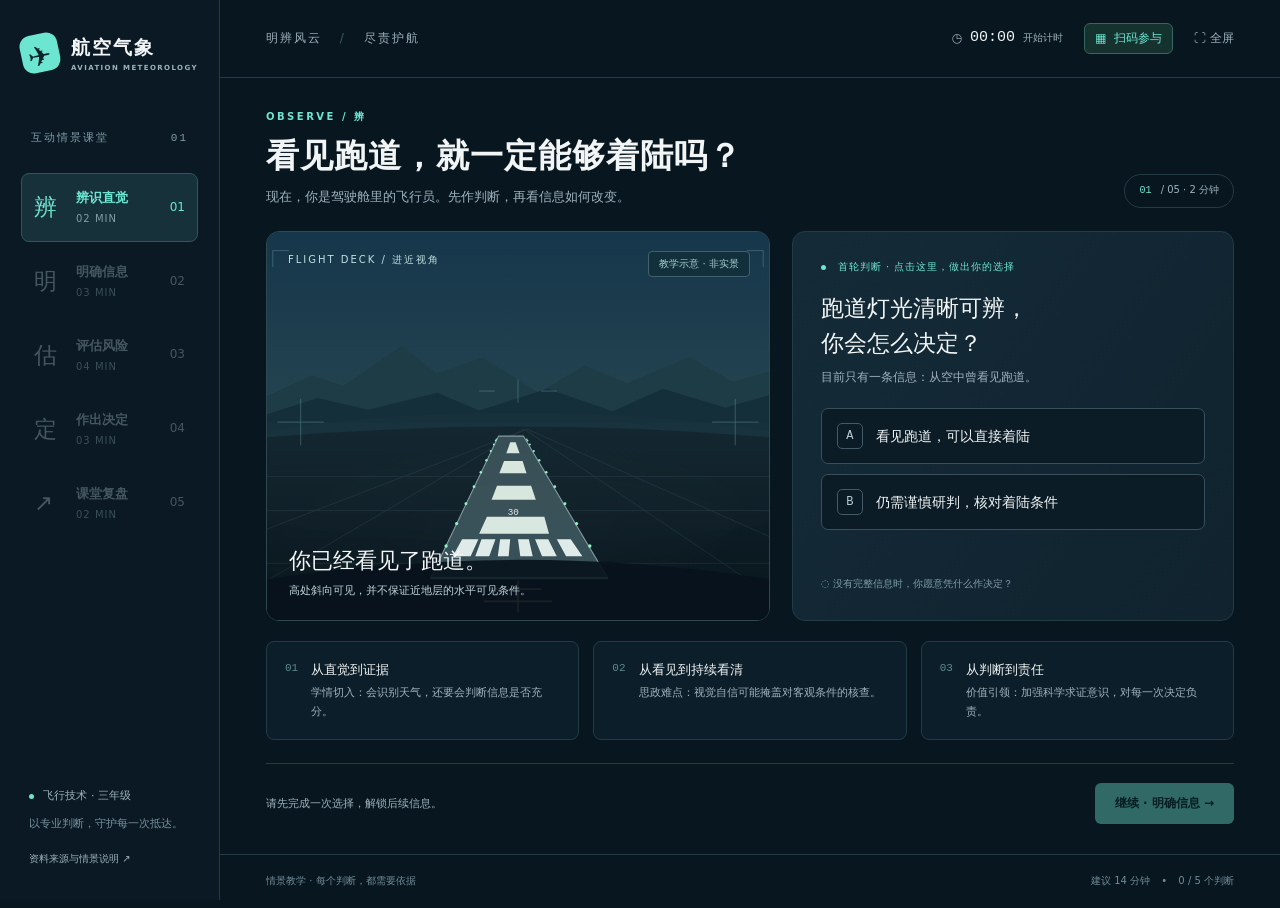
<file: index.html>
<!doctype html>
<html lang="zh-CN">
<head><meta charset="UTF-8"><meta name="viewport" content="width=device-width,initial-scale=1"><meta name="theme-color" content="#08161f"><meta name="description" content="航空气象课程思政互动课堂：围绕低能见度进近与伊春案例，在辨、明、估、定中练习有依据的安全判断。"><title>明辨风云 · 尽责护航 | 航空气象互动课堂</title><link rel="stylesheet" href="style.css?v=student-view-1"><script src="app.js?v=student-view-1" defer></script><script src="share.js" defer></script></head>
<body>
<div class="app-shell">
<aside class="sidebar" aria-label="课堂导航">
<a class="brand" href="#" aria-label="航空气象课堂首页"><span class="brand-icon">✈</span><span>航空气象<small>AVIATION METEOROLOGY</small></span></a>
<div class="course-label">互动情景课堂 <span>01</span></div>
<nav id="stage-nav" aria-label="教学阶段"></nav>
<div class="side-bottom"><span class="status-dot"></span> 飞行技术 · 三年级<p>以专业判断，守护每一次抵达。</p><button class="text-btn" data-action="sources">资料来源与情景说明 ↗</button></div>
</aside>
<div class="workspace">
<header class="topbar"><div class="breadcrumb">明辨风云 <span>/</span> 尽责护航</div><div class="tools"><button id="clock" data-action="timer" title="开始或暂停课堂计时" aria-label="开始课堂计时">◷ <span id="clock-value">00:00</span><span id="clock-state">开始计时</span></button><button data-action="share" class="share-trigger" aria-haspopup="dialog" aria-controls="share-dialog"><span aria-hidden="true">▦</span> 扫码参与</button><button data-action="teacher" class="utility" data-teacher-only hidden>教师指引</button><button data-action="fullscreen" class="utility" aria-label="切换全屏">⛶ <span>全屏</span></button></div></header>
<main id="main" tabindex="-1"></main>
<footer class="footer"><span>情景教学 · 每个判断，都需要依据</span><span>建议 14 分钟 <span class="footer-dot">•</span> <span id="progress-label">0 / 5 个判断</span></span></footer>
</div></div>
<template id="teacher-guide-template"><dialog id="teacher-dialog" aria-labelledby="teacher-title"><div class="dialog-head"><span class="eyebrow">TEACHING GUIDE</span><button data-action="close-dialog" aria-label="关闭教师指引">✕</button></div><h2 id="teacher-title">把“知道”带到“做到”</h2><p class="muted">面向飞行技术专业三年级；以下为教学预判，可用首题检验，不是实测学情统计。</p><div class="guide-table"><div><b>学情分析</b><p>已有天气现象与报文基础，但易把“看见跑道”当作着陆充分条件；对动态恶化和运行限制的联系不够熟练。</p></div><div><b>思政难点 → 育人目标</b><p>视觉自信压过证据 → 加强科学求证意识<br>完成任务压过限制 → 提高规章执行自觉<br>知道风险却迟疑行动 → 培养生命至上的责任担当</p></div></div><ol class="lesson-plan"><li><b>辨 · 2分钟</b> 先投票，再显现近地层雾。追问：刚才的依据充分吗？</li><li><b>明 · 3分钟</b> 点击报文字段。追问：VIS与RVR在描述同一件事吗？</li><li><b>估 · 4分钟</b> 两次决策逐步揭示。追问：许可、经验能否替代适用标准？</li><li><b>定 · 3分钟</b> 在独立RVR情景中作决定，用证据、限制、行动组织回答。</li><li><b>复盘 · 2分钟</b> 对照首次选择，讨论如何把安全责任落实为明确的机组行动。</li></ol><div class="callout">可用键盘 Tab 选择、Enter 确认；←/→ 切换已解锁阶段。右上角控制计时与全屏。课堂选择仅保存在当前浏览器，不汇总班级数据。</div><button class="danger-link" data-action="reset-prompt">重新开始本轮课堂</button><div id="reset-confirm" hidden><p>将清除本浏览器的选择、反思和计时。</p><button class="primary" data-action="reset">确认重新开始</button> <button class="secondary" data-action="cancel-reset">保留当前进度</button></div></dialog></template>
<dialog id="sources-dialog" aria-labelledby="sources-title"><div class="dialog-head"><span class="eyebrow">SOURCES & SCOPE</span><button data-action="close-dialog" aria-label="关闭资料来源">✕</button></div><h2 id="sources-title">有出处，也有边界</h2><div class="source-item"><span>01 / 真实案例</span><h3>2010年8月24日伊春飞机坠毁事故</h3><p>采用2012年公布的最终调查报告；页面时间均为北京时间。案例为VOR/DME非精密进近，MDA 440米是报告所载高度，不是离地高度。报告在此处未提供RVR值，本课堂不补造历史RVR或原始METAR。</p><a href="https://www.mem.gov.cn/gk/sgcc/tbzdsgdcbg/2012/201206/t20120629_245232.shtml" target="_blank" rel="noopener noreferrer">应急管理部 · 最终事故调查报告 ↗</a></div><div class="source-item"><span>02 / 运行概念</span><h3>航空器运营人全天候运行规定</h3><p>民航局公开文件：进近标准涉及VIS/RVR及DA/H或MDA/H，还取决于程序、设备、机组资格及运营人批准。进近终止限制与最低高度处的目视参考判断需要分别核对。</p><a href="https://www.caac.gov.cn/XXGK/XXGK/GFXWJ/202602/P020260204582783346318.pdf" target="_blank" rel="noopener noreferrer">民航局 · 全天候运行规定（公开PDF）↗</a></div><div class="source-item"><span>03 / RVR概念</span><p>RVR描述驾驶员在跑道中线上可辨认跑道标志或灯光的距离，受大气透明度、背景亮度及灯光等因素影响。</p><a href="https://www.faa.gov/about/office_org/headquarters_offices/ato/service_units/techops/navservices/lsg/rvr" target="_blank" rel="noopener noreferrer">FAA · Runway Visual Range ↗</a></div><p class="callout">报文与精密进近练习均为独立的教学设定，不是伊春事故实况。动画仅表达斜向可见不等于近地水平可见，不按比例还原。课堂用于判断训练；实际运行以现行规章、经批准的运行手册与航图为准。</p><p class="muted">资料核验：2026年10月15日。</p></dialog>
<dialog id="share-dialog" class="share-dialog" aria-labelledby="share-title"><div class="dialog-head"><span class="eyebrow">JOIN THE CLASSROOM</span><button data-action="share-close" aria-label="关闭扫码分享">✕</button></div><h2 id="share-title">扫码，进入你的驾驶舱</h2><p class="muted">用手机扫描二维码，独立完成“辨、明、估、定”的情景判断。</p><div class="share-dialog-grid"><div class="qr-frame"><img src="classroom-qr.svg" width="280" height="280" alt="航空气象互动课堂二维码，指向本课堂首页"></div><div class="share-steps"><span class="eyebrow">从一份判断开始</span><ol><li>使用手机相机或扫一扫识别二维码</li><li>在浏览器中打开课堂网页</li><li>以飞行员身份，逐步作出你的选择</li></ol><p class="muted">每台手机的答题进度独立保存，不会显示或覆盖教师端的选择。</p><a class="share-poster-link" href="share.html" target="_blank" rel="noopener">打开大屏分享页 ↗</a></div></div><label class="small-label" for="share-url">也可以直接复制课堂链接</label><div class="share-link-row"><input id="share-url" class="share-url" readonly value="https://amberx-stack.github.io/aviation-weather-classroom" aria-label="课堂分享链接"><button class="primary" data-action="copy-link">复制链接</button></div><div class="share-actions"><a class="secondary download-qr" href="classroom-qr.png" download="航空气象课堂二维码.png">下载二维码</a><button class="secondary native-share" data-action="native-share" hidden>系统分享</button></div><p class="share-access-note">公开课堂：拿到链接即可参与，无需登录ChatGPT。</p><p id="share-status" class="muted" role="status" aria-live="polite"></p></dialog>
<dialog id="restart-dialog" aria-labelledby="restart-title"><div class="dialog-head"><span class="eyebrow">RESTART PRACTICE</span><button data-action="cancel-practice-reset" aria-label="关闭重新练习">✕</button></div><h2 id="restart-title">重新开始本轮练习？</h2><p class="muted">这会清除当前浏览器中的选择、反思和计时。</p><button class="primary" data-action="reset">确认重新开始</button> <button class="secondary" data-action="cancel-practice-reset">保留当前进度</button></dialog>
<div id="toast" role="status" aria-live="polite"></div>
</body></html>
</file>
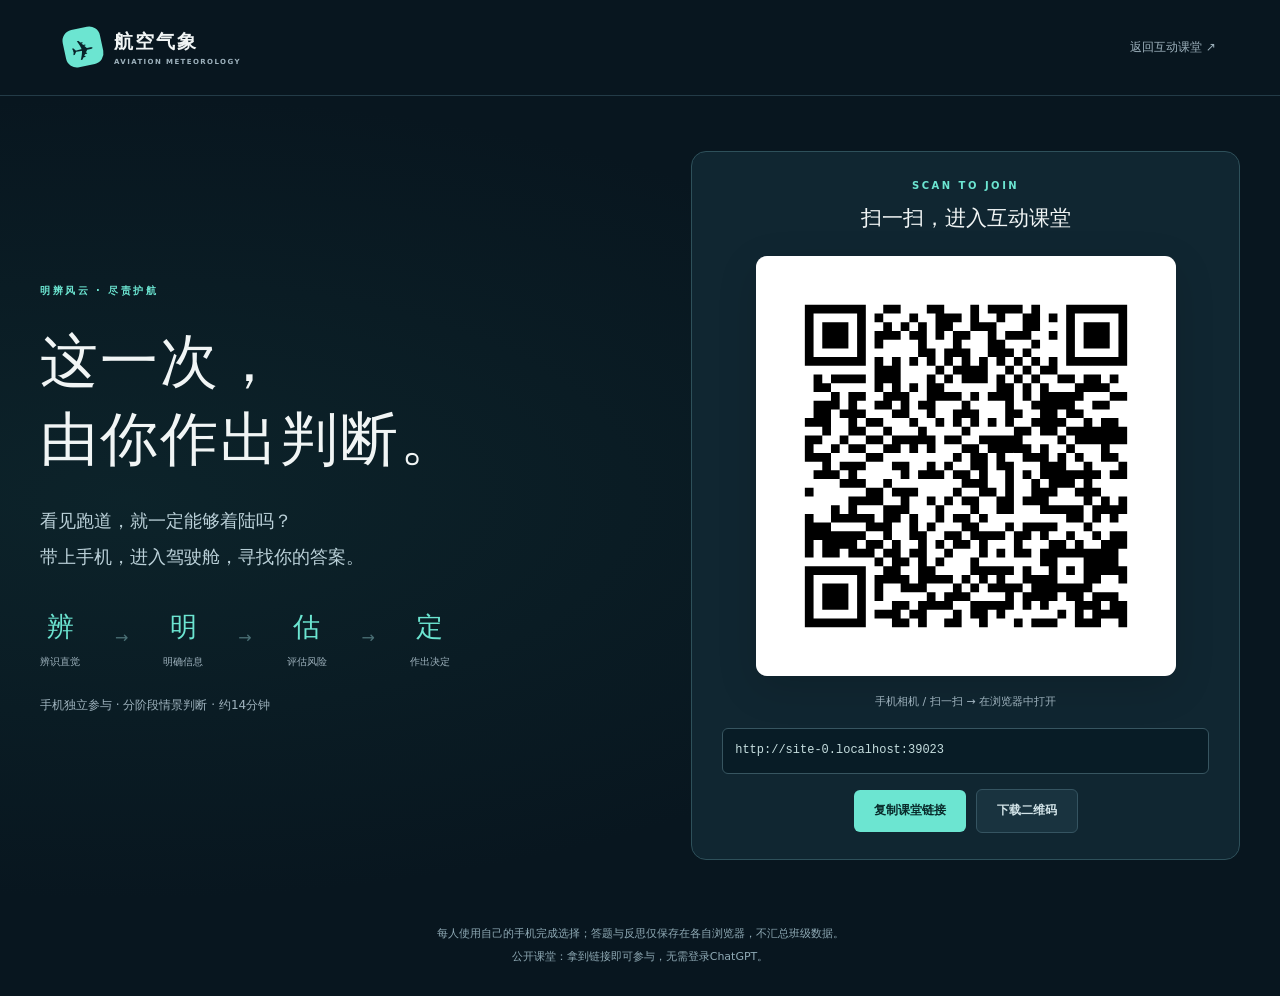
<file: share.html>
<!doctype html>
<html lang="zh-CN"><head><meta charset="UTF-8"><meta name="viewport" content="width=device-width,initial-scale=1"><meta name="theme-color" content="#08161f"><meta name="robots" content="noindex,nofollow"><title>扫码参与 | 航空气象互动课堂</title><link rel="stylesheet" href="style.css"><script src="share.js" defer></script></head>
<body class="sharing-page"><header class="share-header"><a class="brand" href="./"><span class="brand-icon">✈</span><span>航空气象<small>AVIATION METEOROLOGY</small></span></a><a href="./" class="share-return">返回互动课堂 ↗</a></header><main class="share-poster"><section class="share-story"><span class="eyebrow">明辨风云 · 尽责护航</span><h1>这一次，<br>由你作出判断。</h1><p class="share-intro">看见跑道，就一定能够着陆吗？<br>带上手机，进入驾驶舱，寻找你的答案。</p><div class="share-route" aria-label="课堂流程"><span>辨<small>辨识直觉</small></span><i aria-hidden="true">→</i><span>明<small>明确信息</small></span><i aria-hidden="true">→</i><span>估<small>评估风险</small></span><i aria-hidden="true">→</i><span>定<small>作出决定</small></span></div><p class="muted">手机独立参与 · 分阶段情景判断 · 约14分钟</p></section><section class="share-code-panel" aria-labelledby="scan-title"><span class="eyebrow">SCAN TO JOIN</span><h2 id="scan-title">扫一扫，进入互动课堂</h2><div class="qr-frame qr-large"><img src="classroom-qr.svg" width="420" height="420" alt="扫码打开航空气象互动课堂；也可使用下方链接"></div><p class="qr-instruction">手机相机 / 扫一扫 → 在浏览器中打开</p><label class="sr-only" for="share-url">课堂链接</label><input id="share-url" class="share-url" readonly value="https://amberx-stack.github.io/aviation-weather-classroom"><div class="share-actions"><button class="primary" data-action="copy-link">复制课堂链接</button><a class="secondary download-qr" href="classroom-qr.png" download="航空气象课堂二维码.png">下载二维码</a><button class="secondary native-share" data-action="native-share" hidden>系统分享</button></div><p id="share-status" class="muted" role="status" aria-live="polite"></p></section></main><footer class="share-page-footer"><p>每人使用自己的手机完成选择；答题与反思仅保存在各自浏览器，不汇总班级数据。</p><p>公开课堂：拿到链接即可参与，无需登录ChatGPT。</p></footer></body></html>
</file>
<file: style.css>
:root{color-scheme:dark;--bg:#08161f;--panel:#0d202c;--panel2:#122a37;--line:#233b47;--text:#f1f5f5;--muted:#9eb2bd;--cyan:#6ce5d1;--amber:#f5c477;--red:#ff9b91;--font:Inter,"PingFang SC","Microsoft YaHei",system-ui,sans-serif}*{box-sizing:border-box}body{margin:0;background:var(--bg);color:var(--text);font-family:var(--font);font-size:16px;line-height:1.65}button,a,input,textarea{ -webkit-tap-highlight-color:transparent}button{font:inherit;color:inherit;cursor:pointer}button:disabled{cursor:not-allowed;opacity:.4}button:focus-visible,a:focus-visible,textarea:focus-visible{outline:3px solid var(--cyan);outline-offset:4px}button{border:0}a{color:var(--cyan)}.app-shell{display:flex;min-height:100vh}.sidebar{width:220px;flex-shrink:0;border-right:1px solid var(--line);padding:32px 21px;display:flex;flex-direction:column;position:fixed;inset:0 auto 0 0;background:#0a1923;z-index:2}.brand{display:flex;gap:12px;align-items:center;text-decoration:none;color:var(--text);font-weight:650;letter-spacing:2px;font-size:19px}.brand-icon{display:grid;place-items:center;background:var(--cyan);color:#09232a;width:38px;height:38px;border-radius:11px;font-size:28px;transform:rotate(-12deg)}.brand small{display:block;font-size:7px;letter-spacing:1.4px;color:var(--muted)}.course-label{font-size:11px;letter-spacing:2px;color:#809ca9;margin:54px 10px 21px;display:flex;justify-content:space-between}.course-label span{font-family:monospace}.nav-step{display:flex;width:100%;text-align:left;gap:13px;align-items:center;padding:13px 12px;background:none;border-radius:8px;margin:5px 0;color:var(--muted);border:1px solid transparent;position:relative}.nav-step.active{background:#17313a;border-color:#335653;color:var(--cyan)}.nav-step .han{font-size:23px;line-height:1;width:29px}.nav-step .nav-title{font-size:13px;display:block;font-weight:600}.nav-step .nav-time{font-size:10px;display:block;margin-top:3px;color:#829da9;letter-spacing:1px}.nav-step .tick{margin-left:auto;font-size:12px}.side-bottom{margin-top:auto;padding:50px 8px 0;color:var(--muted);font-size:11px}.side-bottom p{font-size:11px;color:#78929f;margin:10px 0 17px}.status-dot{display:inline-block;width:5px;height:5px;background:var(--cyan);border-radius:50%;margin-right:6px}.text-btn{background:none;padding:0;color:var(--muted);font-size:10px;text-align:left}.workspace{margin-left:220px;width:calc(100% - 220px);min-height:100vh;display:flex;flex-direction:column}.topbar{height:78px;display:flex;align-items:center;justify-content:space-between;padding:0 46px;border-bottom:1px solid var(--line);gap:15px}.breadcrumb{font-size:12px;letter-spacing:2px;color:var(--muted)}.breadcrumb span{margin:0 12px;color:#3f5966}.tools{display:flex;gap:21px;align-items:center}.tools button{background:none;padding:4px 0;font-size:12px;color:var(--muted)}#clock{display:flex;gap:8px;align-items:center}#clock-value{font-family:monospace;color:var(--text);font-size:15px}#clock-state{font-size:10px}#clock.over #clock-value{color:var(--amber)}main{padding:31px 46px 30px;width:100%;max-width:1660px;margin:auto;outline:none}.eyebrow{display:block;font-size:10px;color:var(--cyan);letter-spacing:2.5px;font-weight:650}.page-heading{display:flex;align-items:flex-end;justify-content:space-between;gap:20px;margin:0 0 23px}.page-heading h1{font-size:clamp(25px,2.6vw,39px);letter-spacing:1px;line-height:1.35;margin:8px 0 8px;font-weight:600}.page-heading p{font-size:13px;color:var(--muted);margin:0}.step-pill{border:1px solid var(--line);border-radius:30px;padding:7px 14px;white-space:nowrap;color:var(--muted);font-size:10px}.stage-num{font-family:monospace;color:var(--cyan);margin-right:6px}.hero-grid{display:grid;grid-template-columns:minmax(0,1.14fr) minmax(340px,1fr);gap:22px}.scene{border:1px solid #304951;border-radius:13px;overflow:hidden;background:#0e2732;position:relative;min-height:390px}.scene svg{display:block;width:100%;height:100%;position:absolute;inset:0}.scene-label{position:absolute;top:20px;left:21px;font-size:10px;letter-spacing:2px;z-index:1;color:#bee0df}.scene-badge{position:absolute;top:19px;right:19px;z-index:1;background:#112c37bf;padding:4px 10px;border:1px solid #416170;border-radius:4px;font-size:10px;color:#a8d0d0}.scene-bottom{position:absolute;left:22px;right:22px;bottom:20px;z-index:1}.scene-bottom h3{font-size:22px;font-weight:500;line-height:1.4;margin:0 0 5px}.scene-bottom p{font-size:11px;color:#c2d6da;margin:0}.scene-hud{position:absolute;left:23px;top:66px;font-family:monospace;color:#b8ddd7;font-size:11px;border-left:2px solid #6ce5d166;padding-left:10px;line-height:2}.fog-layer{opacity:.04;transition:opacity 2.4s}.scene.foggy .fog-layer{opacity:.93}.runway-art{transition:opacity 2.5s}.scene.foggy .runway-art{opacity:.18}.question-card{padding:27px 28px;border:1px solid var(--line);border-radius:13px;background:linear-gradient(125deg,#142b37,#10232f);display:flex;flex-direction:column}.tag{display:inline-flex;align-items:center;gap:6px;font-size:10px;letter-spacing:1px;color:var(--cyan);align-self:flex-start}.question-card h2{font-size:23px;line-height:1.5;font-weight:550;margin:16px 0 8px}.question-card .lead{font-size:12px;margin:0 0 20px;color:var(--muted)}.choices{display:grid;gap:10px}.choice{width:100%;display:flex;text-align:left;align-items:center;gap:13px;border:1px solid #38505b;background:#0c1c26;padding:14px 15px;border-radius:7px;transition:border-color .2s,background .2s;font-size:14px}.choice:hover{background:#1a3540;border-color:#80b9b1}.choice .letter{border:1px solid #425a66;width:26px;height:26px;display:grid;place-items:center;color:#b8ced7;border-radius:5px;font:12px monospace;flex-shrink:0}.choice.selected{border-color:var(--amber);background:#3a3426}.choice.correct.selected{border-color:var(--cyan);background:#183d3d}.choice .answer-meta{margin-left:auto;font-size:10px;color:var(--amber)}.choice.correct.selected .answer-meta{color:var(--cyan)}.choice-note{margin-top:auto;padding-top:20px;color:#809ca9;font-size:10px;display:flex;gap:7px}.feedback{margin-top:17px;border-left:3px solid var(--amber);background:#39332355;padding:12px 16px;border-radius:0 5px 5px 0;font-size:13px;animation:reveal .4s}.feedback.good{border-color:var(--cyan);background:#163b3b66}.feedback strong{display:block;color:var(--amber);font-size:14px;margin-bottom:4px}.feedback.good strong{color:var(--cyan)}.feedback p{margin:0;color:#d2dce0}.feedback .value-line{display:block;font-size:11px;margin-top:8px;color:#a4c1cb}.insights{display:grid;grid-template-columns:repeat(3,1fr);gap:14px;margin:20px 0}.insight{padding:17px 18px;border:1px solid var(--line);border-radius:8px;display:flex;gap:13px;background:#0c1e29}.insight .index{font:11px monospace;color:#5d8b91;padding-top:3px}.insight h3{font-size:13px;margin:0 0 4px;font-weight:550}.insight p{font-size:11px;color:var(--muted);line-height:1.7;margin:0}.bottom-nav{display:flex;justify-content:space-between;align-items:center;gap:15px;margin-top:23px;padding-top:19px;border-top:1px solid var(--line)}.bottom-nav .prompt{font-size:11px;color:var(--muted);max-width:65%}.primary,.secondary{padding:11px 20px;border-radius:6px;font-size:12px;font-weight:650}.primary{background:var(--cyan);color:#082a2a}.primary:hover{background:#94efdd}.secondary{background:#19333f;color:#d3e4e8;border:1px solid #355461}.footer{padding:18px 46px;margin-top:auto;display:flex;justify-content:space-between;border-top:1px solid var(--line);font-size:10px;color:#6f8c99;gap:10px}.footer-dot{margin:0 8px}.two-col{display:grid;grid-template-columns:1.08fr 1fr;gap:22px}.panel{padding:25px 27px;border:1px solid var(--line);border-radius:12px;background:var(--panel)}.panel h2{font-size:21px;font-weight:550;margin:8px 0 12px}.panel p{color:var(--muted);font-size:13px}.panel-top{display:flex;justify-content:space-between;align-items:center}.small-label{font-size:10px;color:var(--muted);letter-spacing:1px}.data-tag{font-size:10px;color:var(--amber);border:1px solid #695a3b;border-radius:4px;padding:2px 7px}.metar{padding:21px 17px;background:#07151e;border-radius:6px;line-height:2.2;margin:17px 0;font:14px/2.5 monospace;color:#c3d5dd}.metar button{font:inherit;background:#17423f;color:var(--cyan);border:1px solid #3a7067;border-radius:3px;padding:0 5px;margin:2px}.metar button.opened{border-color:var(--cyan)}.decode{padding:13px 15px;border:1px solid #315456;background:#14323166;margin-top:10px;border-radius:6px;animation:reveal .3s}.decode b{font-size:13px;color:var(--cyan)}.decode p{margin:4px 0 0;font-size:12px}.muted{color:var(--muted);font-size:12px}.callout{font-size:12px;background:#17313a;padding:14px 17px;border-radius:6px;border-left:2px solid #598d90;color:#cadbdf;line-height:1.8;margin:16px 0}.compare{display:grid;grid-template-columns:1fr 1fr;gap:12px;margin:18px 0}.metric{padding:15px;border:1px solid var(--line);border-radius:7px}.metric .name{font-size:10px;color:var(--muted)}.metric strong{display:block;font:30px/1.5 monospace;color:var(--text)}.metric strong small{font-size:12px;color:var(--muted)}.metric.warn strong{color:var(--amber)}.metric p{font-size:11px;margin:3px 0 0}.timeline{margin-top:17px}.timeline-item{display:grid;grid-template-columns:66px 1fr;gap:16px;border-left:1px solid #31545b;padding:0 0 21px 16px;position:relative}.timeline-item:before{content:'';position:absolute;left:-4px;top:7px;background:var(--cyan);width:7px;height:7px;border-radius:50%}.timeline-item time{font:12px/2 monospace;color:var(--cyan)}.timeline-item p{margin:0;font-size:13px}.timeline-item small{font-size:10px;color:#698795;display:block;margin-top:5px}.case-progress{display:flex;align-items:center;gap:10px;margin:15px 0}.case-progress span{height:3px;background:#28434b;flex:1}.case-progress .done{background:var(--cyan)}.subtle-btn{font-size:11px;color:var(--cyan);background:none;padding:6px 0}.result-banner{border:1px solid #38615e;background:linear-gradient(120deg,#133b3a,#142b38);padding:27px 30px;border-radius:10px;display:flex;align-items:center;justify-content:space-between;gap:20px}.result-banner h2{font-size:26px;font-weight:550;margin:3px 0}.result-banner p{font-size:12px;color:var(--muted);margin:0}.score{font:42px monospace;color:var(--cyan);white-space:nowrap}.score small{font:12px var(--font);color:var(--muted)}.review-list{margin:18px 0}.review-row{padding:16px 18px;border:1px solid var(--line);border-bottom:0;display:grid;grid-template-columns:100px 1fr 75px;gap:15px;align-items:center;font-size:12px;background:var(--panel)}.review-row:first-child{border-radius:7px 7px 0 0}.review-row:last-child{border-bottom:1px solid var(--line);border-radius:0 0 7px 7px}.review-row b{font-weight:550}.review-row p{margin:3px 0 0;color:var(--muted);font-size:11px}.review-row .outcome{color:var(--amber);text-align:right;font-size:10px}.review-row .outcome.good{color:var(--cyan)}.reflection{width:100%;resize:vertical;min-height:94px;padding:14px;background:#071820;border:1px solid #35505c;color:var(--text);font:13px/1.8 var(--font);border-radius:6px}.review-actions{display:flex;gap:10px;flex-wrap:wrap}.transfer-label{font-size:10px;color:var(--amber);margin-bottom:7px}.risk-strip{display:flex;gap:10px;margin:18px 0;flex-wrap:wrap}.risk-strip span{font-size:11px;border:1px solid #47503c;background:#32332566;color:#ddc88c;border-radius:5px;padding:5px 10px}.statement{font-size:16px!important;line-height:1.8!important;color:#e0e9ec!important}.action-words{display:flex;gap:8px;margin-top:14px;flex-wrap:wrap}.action-words span{background:#19453f;color:var(--cyan);padding:4px 10px;border-radius:4px;font-size:11px}dialog{background:#10232e;color:var(--text);border:1px solid #42606d;border-radius:13px;padding:27px 32px;max-width:740px;width:calc(100% - 30px);max-height:88vh;box-shadow:0 40px 100px #0008}dialog::backdrop{background:#020b12d9;backdrop-filter:blur(5px)}.dialog-head{display:flex;align-items:center;justify-content:space-between}.dialog-head button{background:none;color:var(--muted);font-size:20px}dialog h2{font-size:25px;margin:13px 0}dialog h3{font-size:16px;font-weight:550;margin:8px 0}.guide-table{display:grid;grid-template-columns:1fr 1.3fr;gap:20px;margin:20px 0}.guide-table b{font-size:13px;color:var(--cyan)}.guide-table p{font-size:12px;color:#bfd0d8;line-height:2}.lesson-plan{padding-left:22px;color:#b9ccd5;font-size:12px}.lesson-plan li{padding:6px 0}.lesson-plan b{display:block;color:#e8f1f3}.danger-link{background:none;color:var(--red);font-size:12px;padding:9px 0}.source-item{border-top:1px solid #304954;padding:18px 0}.source-item span{font-size:10px;color:var(--cyan);letter-spacing:1px}.source-item p{font-size:12px;color:#b8cbd4;line-height:1.9}.source-item a{font-size:12px}#toast{position:fixed;bottom:30px;left:50%;transform:translateX(-50%);background:#214c49;color:#e8fffa;padding:9px 20px;border:1px solid #4d807a;border-radius:6px;font-size:12px;z-index:10;opacity:0;pointer-events:none;transition:opacity .2s}#toast.show{opacity:1}.mobile-stage{display:none}.chart-line{height:5px;border-radius:4px;background:#2c4650;margin-top:14px;overflow:hidden}.chart-line span{display:block;background:var(--amber);height:100%;width:77.78%}.scene-caption{font-size:10px!important;color:#91acb8!important}body.presentation .sidebar{width:180px}body.presentation .workspace{margin-left:180px;width:calc(100% - 180px)}@keyframes reveal{from{opacity:0;transform:translateY(6px)}to{opacity:1;transform:translateY(0)}}@media(min-width:1600px){main{padding-top:45px;padding-bottom:45px}.scene{min-height:470px}.question-card{padding:37px}.question-card h2{font-size:29px}.choice{font-size:17px;padding:19px}.question-card .lead{font-size:15px}.insight h3{font-size:16px}.insight p{font-size:13px}.panel p{font-size:15px}.panel h2{font-size:25px}.feedback{font-size:15px}.timeline-item p{font-size:15px}}@media(max-width:1120px){.sidebar{width:180px;padding:25px 14px}.workspace{margin-left:180px;width:calc(100% - 180px)}main{padding:26px}.topbar{padding:0 26px}.footer{padding:16px 26px}.hero-grid{grid-template-columns:1fr 1fr}.question-card{padding:21px}.question-card h2{font-size:21px}.scene{min-height:380px}.choice{font-size:13px;padding:12px}.brand{font-size:16px;gap:8px}.brand-icon{width:31px;height:31px}.brand small{font-size:6px}.tools{gap:14px}.two-col{grid-template-columns:1fr 1fr;gap:16px}.panel{padding:22px}.insight{padding:14px;gap:8px}.breadcrumb{font-size:11px}}@media(max-width:850px){.sidebar{position:static;width:auto;padding:13px 20px;border-right:0;border-bottom:1px solid var(--line)}.app-shell{display:block}.brand{font-size:16px}.brand-icon{height:28px;width:28px;font-size:21px}.brand small{font-size:6px}.course-label,.side-bottom{display:none}.sidebar nav{display:flex;gap:6px;margin-top:12px}.nav-step{padding:8px;justify-content:center;gap:6px;margin:0}.nav-step .han{width:auto;font-size:19px}.nav-step .nav-time,.nav-step .tick{display:none}.nav-step .nav-title{font-size:10px}.workspace,body.presentation .workspace{margin:0;width:100%}body.presentation .sidebar{width:auto}.topbar{height:55px;padding:0 22px}.breadcrumb{font-size:10px}.tools{gap:15px}.tools button{font-size:11px}#clock-state{display:none}.hero-grid,.two-col{grid-template-columns:1fr}.scene{min-height:320px}.question-card{padding:24px}.question-card h2{font-size:25px}.insights{gap:8px}.insight{display:block}.insight .index{display:none}.page-heading h1{font-size:28px}.panel h2{font-size:24px}.footer{font-size:9px}.review-row{grid-template-columns:75px 1fr 55px}}@media(max-width:500px){main{padding:22px 18px}.breadcrumb{letter-spacing:.5px}.breadcrumb span{margin:0 5px}.utility span{display:none}.tools{gap:12px}.page-heading{align-items:flex-start;gap:9px}.page-heading h1{font-size:25px}.page-heading p{font-size:11px}.step-pill{font-size:9px;padding:5px 8px;margin-top:3px}.hero-grid{gap:15px}.scene{min-height:270px}.scene-bottom h3{font-size:21px}.scene-bottom p{font-size:10px}.question-card h2{font-size:23px}.insights{grid-template-columns:1fr}.insight{padding:12px 15px}.insight p{font-size:12px}.insight h3{font-size:14px}.bottom-nav .prompt{max-width:50%;font-size:10px}.bottom-nav{gap:10px}.primary,.secondary{padding:10px 14px}.footer{padding:15px 18px;display:block}.footer>span{display:block;margin:3px 0}.guide-table{grid-template-columns:1fr;gap:6px}.guide-table p{margin:6px 0}.result-banner{padding:20px;gap:10px}.result-banner h2{font-size:22px}.score{font-size:31px}.review-row{grid-template-columns:1fr 60px;gap:8px}.review-row>b{grid-column:1/-1;color:var(--cyan)}dialog{padding:21px}.nav-step .nav-title{display:none}.metar{font-size:12px}.panel{padding:21px}.metric strong{font-size:27px}.eyebrow{font-size:9px}}
@media(prefers-reduced-motion:reduce){*,*:before,*:after{animation:none!important;transition:none!important;scroll-behavior:auto!important}}
@media print{.sidebar,.topbar,.footer,.bottom-nav,.review-actions{display:none}.workspace{margin:0;width:100%}body{background:white;color:#111}.panel,.review-row,.result-banner{background:white;color:#111;border-color:#aaa}main{padding:0}.muted,.review-row p,.result-banner p{color:#333}.score{color:#16665d}}
@keyframes fogReveal{from{opacity:.04}to{opacity:.93}}@keyframes runwayFade{from{opacity:1}to{opacity:.18}}.scene.foggy .fog-layer{animation:fogReveal 2.4s ease both}.scene.foggy .runway-art{animation:runwayFade 2.4s ease both}
@media(prefers-reduced-motion:reduce){.scene.foggy .fog-layer,.scene.foggy .runway-art{animation:none!important}}
/* Sharing surfaces: locally served QR assets with a four-module quiet zone. */
.tools .share-trigger{color:var(--cyan);border:1px solid #35665f;border-radius:6px;padding:5px 10px;background:#15322f;white-space:nowrap}.share-trigger span{margin-right:4px}.share-dialog{max-width:770px}.share-dialog-grid{display:grid;grid-template-columns:260px 1fr;gap:30px;align-items:center;margin:25px 0}.qr-frame{background:#fff;border-radius:11px;padding:12px;box-shadow:0 12px 40px #0002;line-height:0}.qr-frame img{display:block;width:100%;height:auto;aspect-ratio:1;image-rendering:pixelated}.share-steps ol{padding-left:19px;font-size:13px;color:#d5e3e7;line-height:2.2;margin:12px 0}.share-poster-link{font-size:12px;text-decoration:none}.share-link-row{display:flex;gap:9px;margin:8px 0 15px}.share-url{min-width:0;width:100%;font:12px/1.8 ui-monospace,monospace;border:1px solid #375560;background:#081c26;color:#c6dedf;border-radius:6px;padding:11px 12px}.share-link-row button{flex-shrink:0}.share-actions{display:flex;gap:10px;flex-wrap:wrap;align-items:center}.download-qr{text-decoration:none;display:inline-block}.share-actions [hidden]{display:none!important}.share-access-note{font-size:11px;color:#9eb2bd;border-top:1px solid var(--line);margin:20px 0 0;padding-top:14px}.sharing-page{background:radial-gradient(ellipse at 10% 50%,#153d4055,transparent 57%),#08161f;min-height:100vh}.share-header{display:flex;justify-content:space-between;align-items:center;padding:26px 5vw;border-bottom:1px solid var(--line)}.share-return{font-size:12px;color:var(--muted);text-decoration:none}.share-poster{display:grid;grid-template-columns:1fr 1fr;gap:8vw;align-items:center;max-width:1300px;padding:55px 40px;margin:auto}.share-story h1{font-size:clamp(40px,4.5vw,66px);font-weight:550;line-height:1.35;margin:24px 0;letter-spacing:2px}.share-intro{font-size:18px;line-height:2;color:#bbd1d9;margin:0 0 30px}.share-route{display:flex;gap:14px;align-items:center;justify-content:space-between;margin-bottom:25px;max-width:410px}.share-route>span{font-size:27px;color:var(--cyan);text-align:center}.share-route small{font-size:10px;color:var(--muted);display:block;margin-top:5px;white-space:nowrap}.share-route i{font-style:normal;color:#4a6f75}.share-code-panel{padding:26px 30px;background:#102631;border:1px solid #2e505a;border-radius:15px;text-align:center}.share-code-panel h2{font-size:21px;font-weight:550;margin:7px 0 20px}.qr-large{max-width:420px;margin:auto;padding:14px}.qr-instruction{font-size:11px;color:var(--muted);margin:17px 0}.share-code-panel .share-actions{margin-top:15px;justify-content:center}.share-code-panel #share-status:empty,.share-dialog #share-status:empty{display:none}.share-page-footer{padding:5px 25px 25px;text-align:center;color:#8faab5;font-size:11px}.share-page-footer p{margin:5px 0}.sr-only{position:absolute;width:1px;height:1px;overflow:hidden;clip:rect(0,0,0,0);white-space:nowrap}@media(min-width:1650px){.share-poster{max-width:1500px;padding-top:75px;padding-bottom:75px}.qr-large{max-width:480px}.share-code-panel{padding:35px 40px}.share-story h1{font-size:76px}.share-code-panel h2{font-size:26px}}@media(max-width:850px){.share-poster{gap:35px;padding:35px 25px;grid-template-columns:1fr;max-width:620px}.share-story h1{font-size:42px;margin:15px 0}.share-intro{font-size:16px;margin-bottom:20px}.share-story> .muted{margin-bottom:0}.qr-large{max-width:360px}.share-route{max-width:400px}.share-dialog-grid{grid-template-columns:220px 1fr;gap:22px}.tools{gap:12px}}@media(max-width:500px){.topbar .breadcrumb{display:none}.topbar .tools{width:100%;justify-content:space-between}.tools .share-trigger{font-size:11px;padding:4px 8px}.share-dialog-grid{grid-template-columns:1fr;gap:20px}.share-dialog-grid>.qr-frame{width:230px;margin:auto}.share-steps ol{margin:8px 0}.share-steps> .eyebrow{display:none}.share-link-row{flex-wrap:wrap}.share-url{font-size:10px}.share-story h1{font-size:36px}.share-poster{padding:28px 20px;gap:25px}.share-code-panel{padding:23px 18px}.share-code-panel h2{font-size:20px}.share-header{padding:18px 20px}.share-return{font-size:10px}.share-page-footer{font-size:10px}}
</file>
